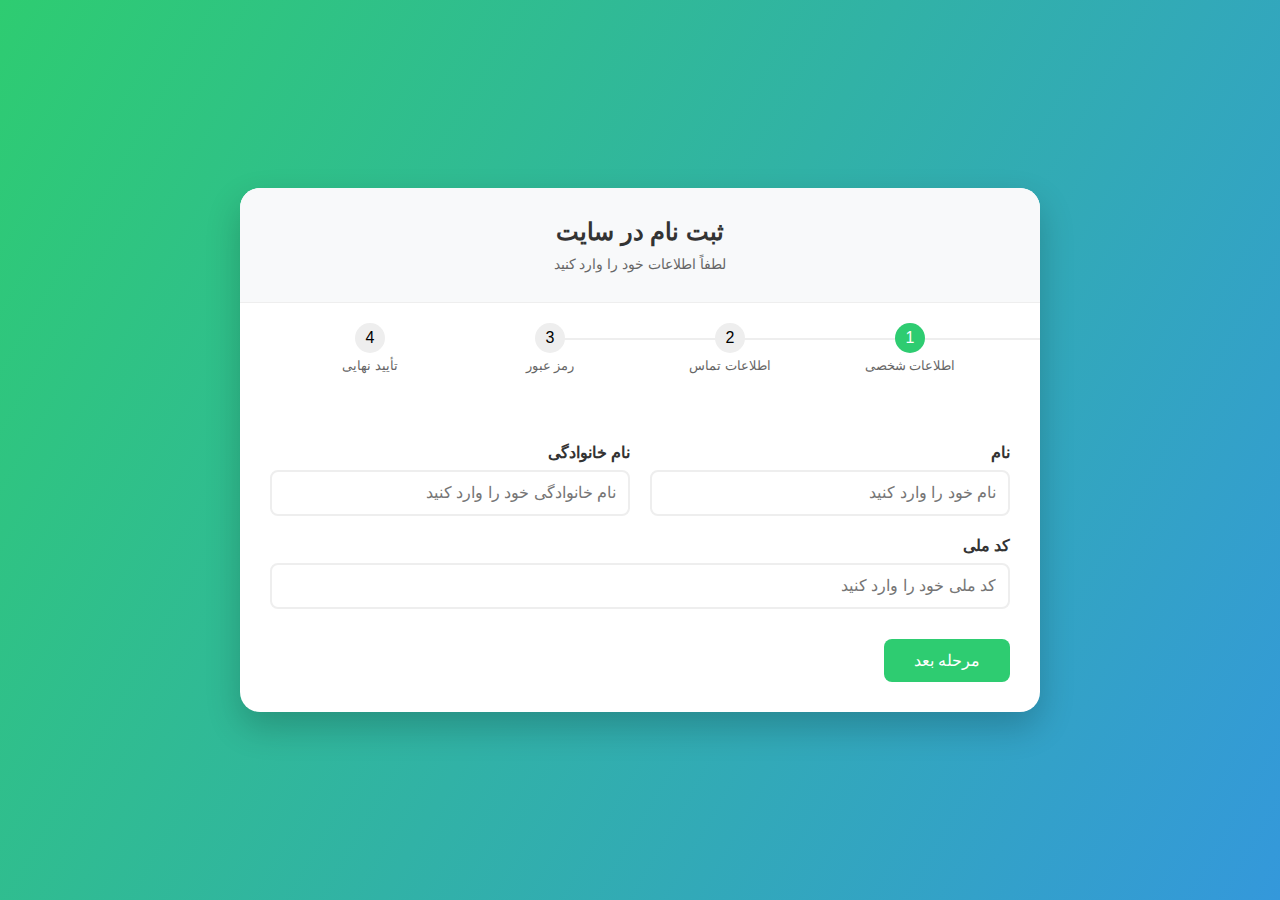
<file: sign up/index.html>
<!DOCTYPE html>
<html lang="fa" dir="rtl">
  <head>
    <meta charset="UTF-8" />
    <meta name="viewport" content="width=device-width, initial-scale=1.0" />
    <title>ثبت نام</title>
    <link
      rel="stylesheet"
      href="https://cdnjs.cloudflare.com/ajax/libs/font-awesome/6.0.0/css/all.min.css"
    />
    <style>
      * {
        margin: 0;
        padding: 0;
        box-sizing: border-box;
        font-family: Tahoma, Arial, sans-serif;
      }

      body {
        display: flex;
        justify-content: center;
        align-items: center;
        min-height: 100vh;
        background: linear-gradient(120deg, #2ecc71, #3498db);
        padding: 20px;
      }

      .register-container {
        background: white;
        border-radius: 20px;
        box-shadow: 0 15px 35px rgba(0, 0, 0, 0.2);
        overflow: hidden;
        width: 100%;
        max-width: 800px;
      }

      .header {
        background: #f8f9fa;
        padding: 30px;
        text-align: center;
        border-bottom: 1px solid #eee;
      }

      .header h2 {
        color: #333;
        font-size: 1.5em;
        margin-bottom: 10px;
      }

      .header p {
        color: #666;
        font-size: 0.9em;
      }

      .progress-bar {
        display: flex;
        justify-content: space-between;
        padding: 20px 40px;
        margin-bottom: 20px;
      }

      .step {
        text-align: center;
        flex: 1;
        position: relative;
      }

      .step::after {
        content: "";
        position: absolute;
        top: 15px;
        left: 50%;
        width: 100%;
        height: 2px;
        background: #eee;
        z-index: 1;
      }

      .step:last-child::after {
        display: none;
      }

      .step-number {
        width: 30px;
        height: 30px;
        background: #eee;
        border-radius: 50%;
        display: flex;
        align-items: center;
        justify-content: center;
        margin: 0 auto 5px;
        position: relative;
        z-index: 2;
      }

      .step.active .step-number {
        background: #2ecc71;
        color: white;
      }

      .step.completed .step-number {
        background: #2ecc71;
        color: white;
      }

      .step-label {
        font-size: 0.8em;
        color: #666;
      }

      .form-section {
        padding: 30px;
        display: none;
      }

      .form-section.active {
        display: block;
      }

      .form-group {
        margin-bottom: 20px;
      }

      .form-group label {
        display: block;
        margin-bottom: 8px;
        color: #333;
        font-weight: bold;
      }

      .form-group input {
        width: 100%;
        padding: 12px;
        border: 2px solid #eee;
        border-radius: 8px;
        font-size: 1em;
      }

      .form-row {
        display: flex;
        gap: 20px;
      }

      .form-row .form-group {
        flex: 1;
      }

      .button-group {
        display: flex;
        justify-content: space-between;
        margin-top: 30px;
      }

      .btn {
        padding: 12px 30px;
        border: none;
        border-radius: 8px;
        cursor: pointer;
        font-size: 1em;
        transition: background 0.3s;
      }

      .btn-next {
        background: #2ecc71;
        color: white;
      }

      .btn-prev {
        background: #95a5a6;
        color: white;
      }

      .terms {
        margin: 20px 0;
        padding: 15px;
        background: #f8f9fa;
        border-radius: 8px;
        font-size: 0.9em;
      }

      .success-section {
        text-align: center;
        padding: 40px;
      }

      .success-icon {
        font-size: 60px;
        color: #2ecc71;
        margin-bottom: 20px;
      }
    </style>
  </head>
  <body>
    <div class="register-container">
      <div class="header">
        <h2>ثبت نام در سایت</h2>
        <p>لطفاً اطلاعات خود را وارد کنید</p>
      </div>

      <div class="progress-bar">
        <div class="step active">
          <div class="step-number">1</div>
          <div class="step-label">اطلاعات شخصی</div>
        </div>
        <div class="step">
          <div class="step-number">2</div>
          <div class="step-label">اطلاعات تماس</div>
        </div>
        <div class="step">
          <div class="step-number">3</div>
          <div class="step-label">رمز عبور</div>
        </div>
        <div class="step">
          <div class="step-number">4</div>
          <div class="step-label">تأیید نهایی</div>
        </div>
      </div>

      <form id="registrationForm">
        <div class="form-section active" id="step1">
          <div class="form-row">
            <div class="form-group">
              <label>نام</label>
              <input
                type="text"
                id="firstName"
                placeholder="نام خود را وارد کنید"
              />
            </div>
            <div class="form-group">
              <label>نام خانوادگی</label>
              <input
                type="text"
                id="lastName"
                placeholder="نام خانوادگی خود را وارد کنید"
              />
            </div>
          </div>
          <div class="form-group">
            <label>کد ملی</label>
            <input
              type="text"
              id="nationalId"
              placeholder="کد ملی خود را وارد کنید"
            />
          </div>
          <div class="button-group">
            <button type="button" class="btn btn-next" onclick="nextStep()">
              مرحله بعد
            </button>
          </div>
        </div>

        <div class="form-section" id="step2">
          <div class="form-group">
            <label>شماره موبایل</label>
            <input
              type="tel"
              id="phone"
              placeholder="شماره موبایل خود را وارد کنید"
            />
          </div>
          <div class="form-group">
            <label>ایمیل</label>
            <input
              type="email"
              id="email"
              placeholder="ایمیل خود را وارد کنید"
            />
          </div>
          <div class="button-group">
            <button type="button" class="btn btn-next" onclick="nextStep()">
              مرحله بعد
            </button>
            <button type="button" class="btn btn-prev" onclick="prevStep()">
              مرحله قبل
            </button>
          </div>
        </div>

        <div class="form-section" id="step3">
          <div class="form-group">
            <label>رمز عبور</label>
            <input
              type="password"
              id="password"
              placeholder="رمز عبور خود را وارد کنید"
            />
          </div>
          <div class="form-group">
            <label>تکرار رمز عبور</label>
            <input
              type="password"
              id="confirmPassword"
              placeholder="رمز عبور را مجدداً وارد کنید"
            />
          </div>
          <div class="button-group">
            <button type="button" class="btn btn-next" onclick="nextStep()">
              مرحله بعد
            </button>
            <button type="button" class="btn btn-prev" onclick="prevStep()">
              مرحله قبل
            </button>
          </div>
        </div>

        <div class="form-section" id="step4">
          <div class="terms">
            <h3>قوانین و مقررات</h3>
            <p>با ثبت نام در سایت، شما تمامی قوانین و مقررات را می‌پذیرید...</p>
            <label style="margin-top: 10px">
              <input type="checkbox" id="termsAccept" /> قوانین و مقررات را
              می‌پذیرم
            </label>
          </div>
          <div class="button-group">
            <button type="button" class="btn btn-next" onclick="submitForm()">
              ثبت نام
            </button>
            <button type="button" class="btn btn-prev" onclick="prevStep()">
              مرحله قبل
            </button>
          </div>
        </div>

        <div class="form-section" id="success">
          <div class="success-section">
            <i class="fas fa-check-circle success-icon"></i>
            <h2>ثبت نام با موفقیت انجام شد!</h2>
            <p>کد تأیید به شماره موبایل شما ارسال شد.</p>
            <button
              type="button"
              class="btn btn-next"
              onclick="window.location.href='/'"
            >
              ورود به سایت
            </button>
          </div>
        </div>
      </form>
    </div>

    <script>
      let currentStep = 1;

      function nextStep() {
        document
          .getElementById(`step${currentStep}`)
          .classList.remove("active");
        document
          .querySelectorAll(".step")
          [currentStep - 1].classList.add("completed");
        currentStep++;
        document.getElementById(`step${currentStep}`).classList.add("active");
        document
          .querySelectorAll(".step")
          [currentStep - 1].classList.add("active");
      }

      function prevStep() {
        document
          .getElementById(`step${currentStep}`)
          .classList.remove("active");
        document
          .querySelectorAll(".step")
          [currentStep - 1].classList.remove("active");
        currentStep--;
        document.getElementById(`step${currentStep}`).classList.add("active");
      }

      function submitForm() {
        if (document.getElementById("termsAccept").checked) {
          document.getElementById("step4").classList.remove("active");
          document.getElementById("success").classList.add("active");
        } else {
          alert("لطفاً قوانین و مقررات را بپذیرید");
        }
      }
    </script>
  </body>
</html>
</file>
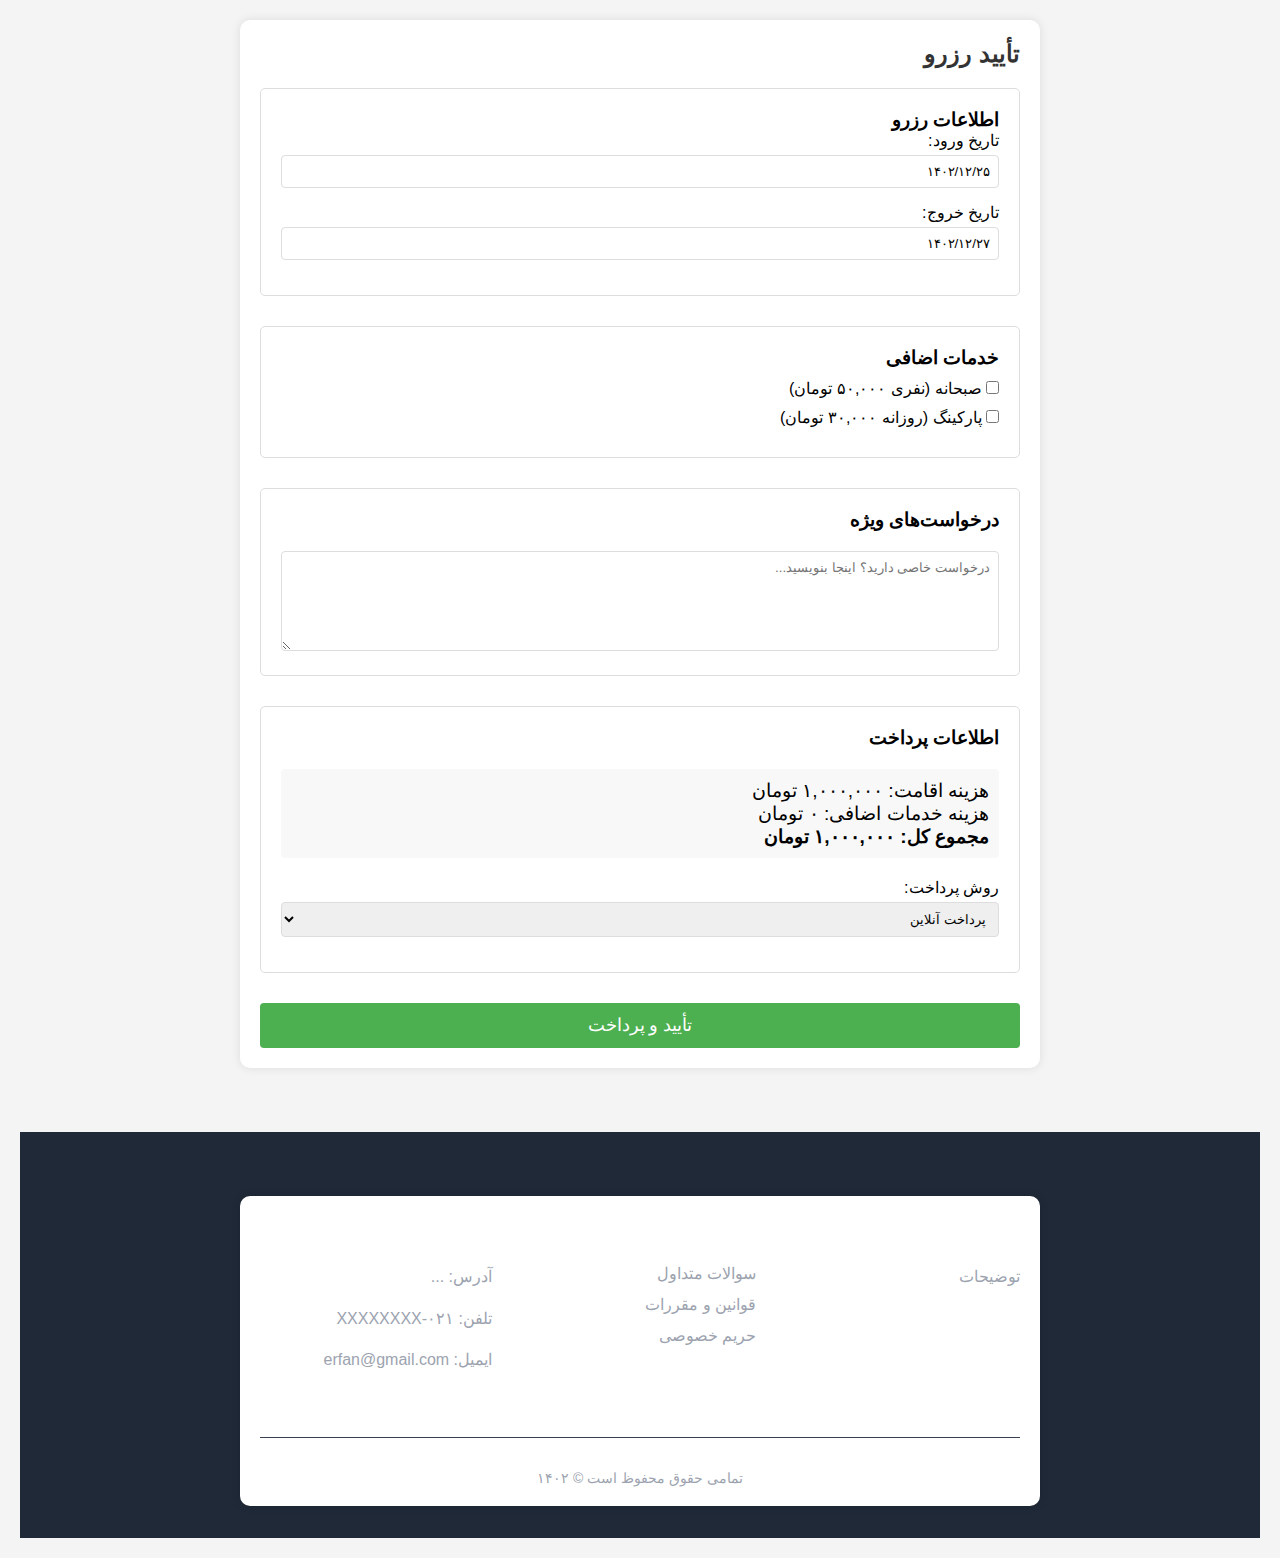
<file: reserve/reserve.html>
<!DOCTYPE html>
<html lang="fa" dir="rtl">
  <head>
    <meta charset="UTF-8" />
    <meta name="viewport" content="width=device-width, initial-scale=1.0" />
    <title>تأیید رزرو</title>
    <link rel="stylesheet" href="css/reserve.css" />
  </head>
  <body>
    <div class="container">
      <h2>تأیید رزرو</h2>

      <div class="section">
        <h3>اطلاعات رزرو</h3>
        <div class="input-group">
          <label>تاریخ ورود:</label>
          <input type="text" id="checkInDate" readonly />
        </div>
        <div class="input-group">
          <label>تاریخ خروج:</label>
          <input type="text" id="checkOutDate" readonly />
        </div>
      </div>

      <div class="section">
        <h3>خدمات اضافی</h3>
        <div class="checkbox-group">
          <input type="checkbox" id="breakfast" onchange="updateTotal()" />
          <label for="breakfast">صبحانه (نفری ۵۰,۰۰۰ تومان)</label>
        </div>
        <div class="checkbox-group">
          <input type="checkbox" id="parking" onchange="updateTotal()" />
          <label for="parking">پارکینگ (روزانه ۳۰,۰۰۰ تومان)</label>
        </div>
      </div>

      <div class="section">
        <h3>درخواست‌های ویژه</h3>
        <div class="special-requests">
          <textarea
            placeholder="درخواست خاصی دارید؟ اینجا بنویسید..."
          ></textarea>
        </div>
      </div>

      <div class="section">
        <h3>اطلاعات پرداخت</h3>
        <div class="price-display">
          <div>هزینه اقامت: <span id="basePrice">۱,۰۰۰,۰۰۰</span> تومان</div>
          <div>هزینه خدمات اضافی: <span id="extraPrice">۰</span> تومان</div>
          <div>
            <strong
              >مجموع کل: <span id="totalPrice">۱,۰۰۰,۰۰۰</span> تومان</strong
            >
          </div>
        </div>

        <div class="input-group">
          <label>روش پرداخت:</label>
          <select id="paymentMethod">
            <option value="online">پرداخت آنلاین</option>
            <option value="transfer">کارت به کارت</option>
          </select>
        </div>
      </div>

      <button onclick="confirmReservation()">تأیید و پرداخت</button>
    </div>
    <footer class="site-footer">
      <div class="container">
        <div class="footer-content">
          <div class="footer-section">
            <h3>درباره ما</h3>
            <p>توضیحات</p>
          </div>
          <div class="footer-section">
            <h3>لینک‌های مفید</h3>
            <ul>
              <li><a href="/faq">سوالات متداول</a></li>
              <li><a href="/terms">قوانین و مقررات</a></li>
              <li><a href="/privacy">حریم خصوصی</a></li>
            </ul>
          </div>
          <div class="footer-section">
            <h3>تماس با ما</h3>
            <p>آدرس: ...</p>
            <p>تلفن: ۰۲۱-XXXXXXXX</p>
            <p>ایمیل: erfan@gmail.com</p>
          </div>
        </div>
        <div class="footer-bottom">
          <p>تمامی حقوق محفوظ است © ۱۴۰۲</p>
        </div>
      </div>
    </footer>

    <script src="js/reserve.js"></script>
  </body>
</html>
</file>
<file: reserve/css/reserve.css>
* {
  box-sizing: border-box;
  margin: 0;
  padding: 0;
  font-family: Tahoma, Arial, sans-serif;
}

body {
  background-color: #f4f4f4;
  padding: 20px;
}

.container {
  max-width: 800px;
  margin: 0 auto;
  background: #fff;
  padding: 20px;
  border-radius: 10px;
  box-shadow: 0 0 10px rgba(0, 0, 0, 0.1);
}

.section {
  margin-bottom: 30px;
  padding: 20px;
  border: 1px solid #ddd;
  border-radius: 5px;
}

h2 {
  color: #333;
  margin-bottom: 20px;
}

.input-group {
  margin-bottom: 15px;
}

.input-group label {
  display: block;
  margin-bottom: 5px;
}

input[type="text"],
select {
  width: 100%;
  padding: 8px;
  border: 1px solid #ddd;
  border-radius: 4px;
}

.checkbox-group {
  margin: 10px 0;
}

.price-display {
  font-size: 1.2em;
  margin: 20px 0;
  padding: 10px;
  background: #f8f8f8;
  border-radius: 4px;
}

button {
  width: 100%;
  padding: 12px;
  background: #4caf50;
  color: white;
  border: none;
  border-radius: 4px;
  cursor: pointer;
  font-size: 1.1em;
}

button:hover {
  background: #45a049;
}

.special-requests {
  margin-top: 20px;
}

textarea {
  width: 100%;
  padding: 8px;
  border: 1px solid #ddd;
  border-radius: 4px;
  height: 100px;
}
.site-footer {
  background-color: #1f2937;
  color: #f3f4f6;
  padding: 4rem 0 2rem;
  margin-top: 4rem;
}

.footer-content {
  display: grid;
  grid-template-columns: repeat(3, 1fr);
  gap: 2rem;
  margin-bottom: 3rem;
}

.footer-section h3 {
  color: #fff;
  font-size: 1.25rem;
  font-weight: 600;
  margin-bottom: 1.5rem;
  position: relative;
}

.footer-section h3::after {
  content: "";
  position: absolute;
  bottom: -0.5rem;
  right: 0;
  width: 50px;
  height: 2px;
  background-color: var(--primary-color);
}

.footer-section p {
  color: #9ca3af;
  line-height: 1.6;
  margin-bottom: 1rem;
}

.footer-section ul {
  list-style: none;
  padding: 0;
}

.footer-section ul li {
  margin-bottom: 0.75rem;
}

.footer-section ul li a {
  color: #9ca3af;
  text-decoration: none;
  transition: color 0.3s ease;
}

.footer-section ul li a:hover {
  color: var(--primary-color);
}

.footer-bottom {
  text-align: center;
  padding-top: 2rem;
  border-top: 1px solid #374151;
}

.footer-bottom p {
  color: #9ca3af;
  font-size: 0.875rem;
}

/* Responsive Footer */
@media (max-width: 768px) {
  .footer-content {
    grid-template-columns: 1fr;
    text-align: center;
  }

  .footer-section h3::after {
    right: 50%;
    transform: translateX(50%);
  }
}
</file>
